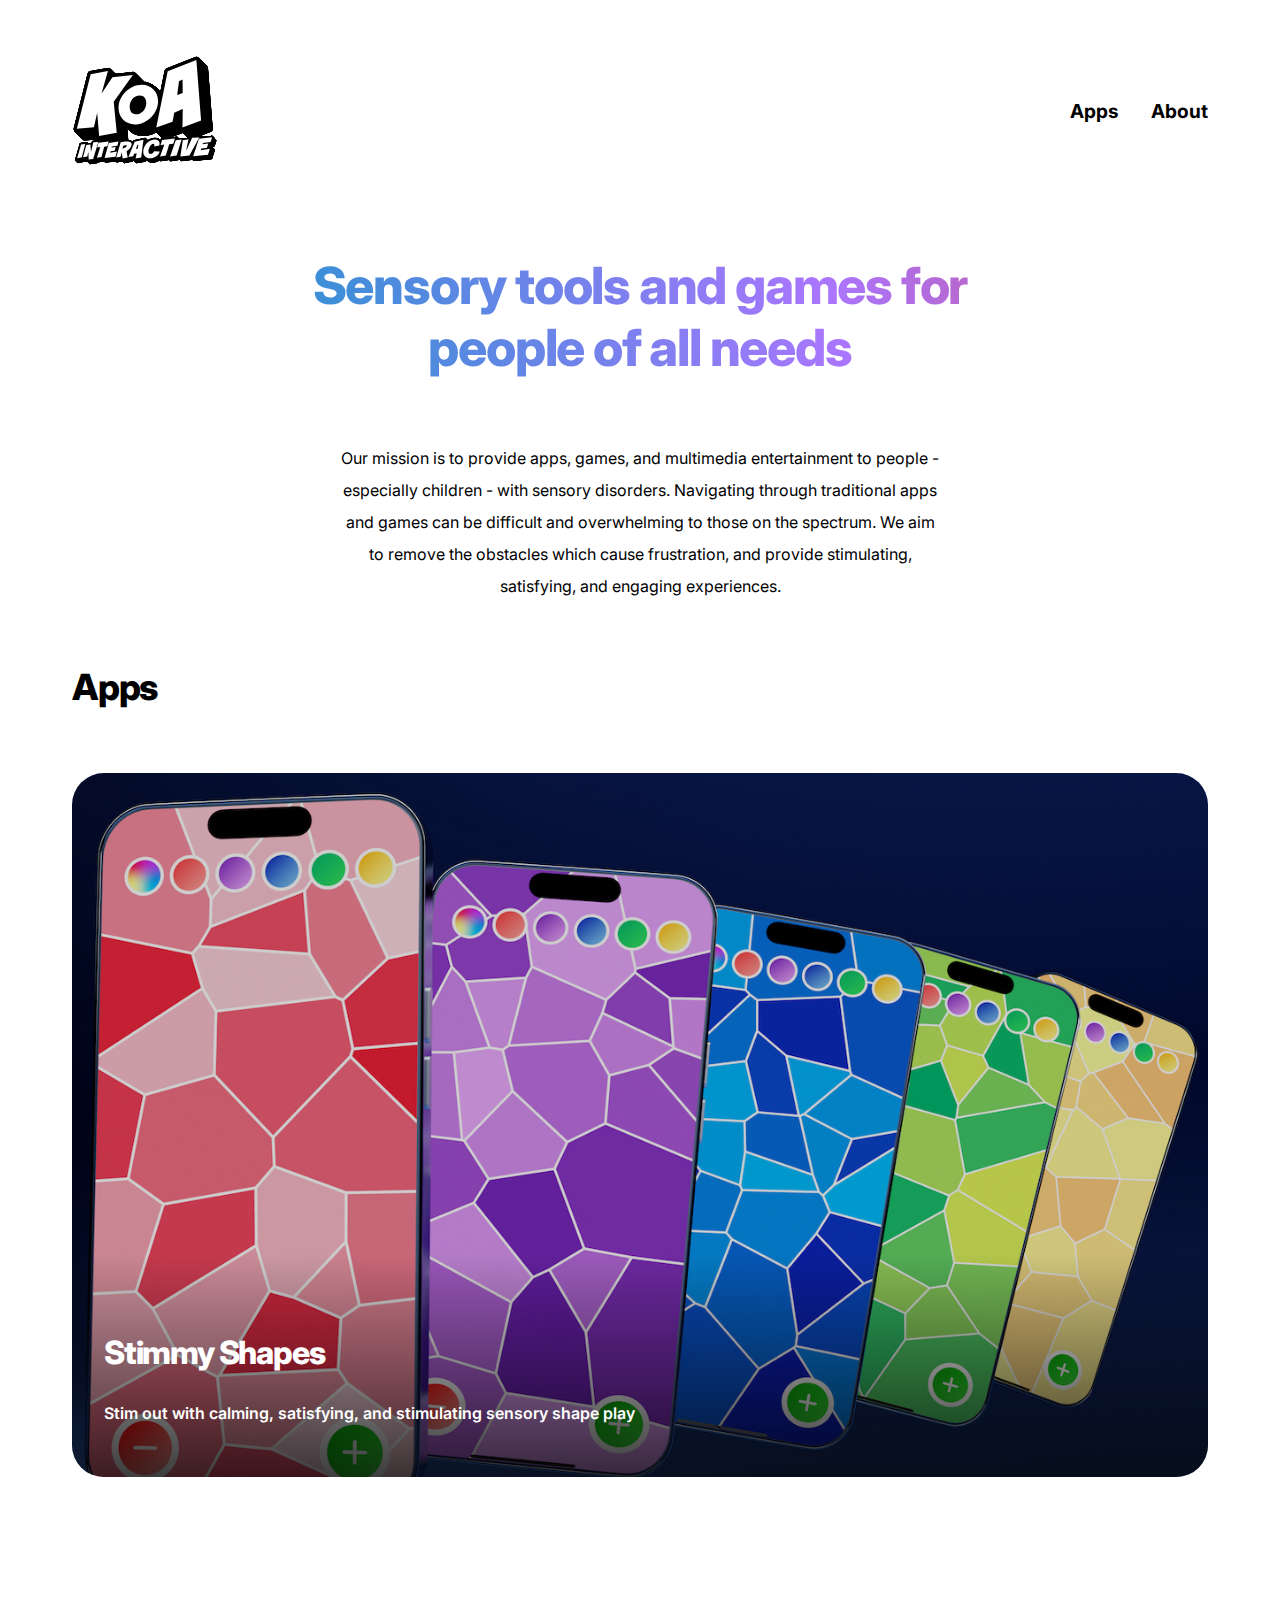
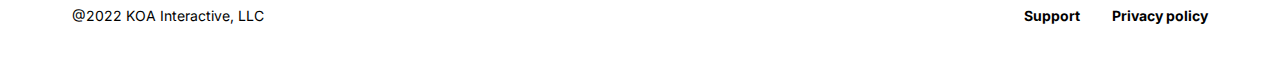
<file: index.html>
<!DOCTYPE html>
<html lang="en">
<head>
    <meta charset="utf-8" />
    <meta name="viewport" content="width=device-width, initial-scale=1.0" />
    <meta name="google-site-verification" content="C7jqHlCTE2mK0s7NtniD2oJGe1xVZAune8VeyhtV6G8" />
    <title>KOA Interactive</title>
    <link rel="icon" type="image/x-icon" href="./favicon.ico">
    <link rel="preconnect" href="https://fonts.googleapis.com">
    <link rel="preconnect" href="https://fonts.gstatic.com" crossorigin>
    <link href="https://fonts.googleapis.com/css2?family=Inter:wght@400;500;600;700;800;900&display=swap" rel="stylesheet">
    <link rel="stylesheet" href="./app.css" asp-append-version="true" />
</head>
<body>
    <main role="main" class="viewport">
        <header class="page-header group">
            <a href="/">
                <img src="./KOA-logo-250x250.svg" width="150" alt="KOA Interative logo" />
            </a>
            <nav role="navigation" class="nav group">
                <a href="/apps" class="link">Apps</a>   
                <a href="/about/" class="link">About</a>   
            </nav>
        </header>
        <section class="section home banner">
            <h1 class="heading primary">Sensory tools and games for people of all needs</h1>
            <div class="intro">
                <p>Our mission is to provide apps, games, and multimedia entertainment to people - especially children - with sensory disorders. Navigating through traditional apps and games can be difficult and overwhelming to those on the spectrum. We aim to remove the obstacles which cause frustration, and provide stimulating, satisfying, and engaging experiences. </p>
            </div>
        </section>
        <section id="apps" class="section">
            <header class="header">
                <h1 class="heading secondary">Apps</h1>
            </header>
            <div class="apps">
                <div class="app stimmy-shapes">
                    <a href="https://apple.co/3qU6qDQ">
                        <div class="spacer"></div>
                        <div class="app-details text-white shadow">
                            <header>
                                <h3 class="heading tertiary title">Stimmy Shapes</h3>
                                <p class="subtitle">Stim out with calming, satisfying, and stimulating sensory shape play</p>
                            </header>
                        </div>
                    </a>
                </div>
            </div>
        </section>
        <footer class="page-footer">
            <div class="group">
                <span>@2022 KOA Interactive, LLC</span>
                <div class="group">
                    <a href="/support" class="link">Support</a>
                    <a href="/privacy" class="link">Privacy policy</a>
                </div>
            </div>
        </footer>
    </main>
</body>
</html>
</file>
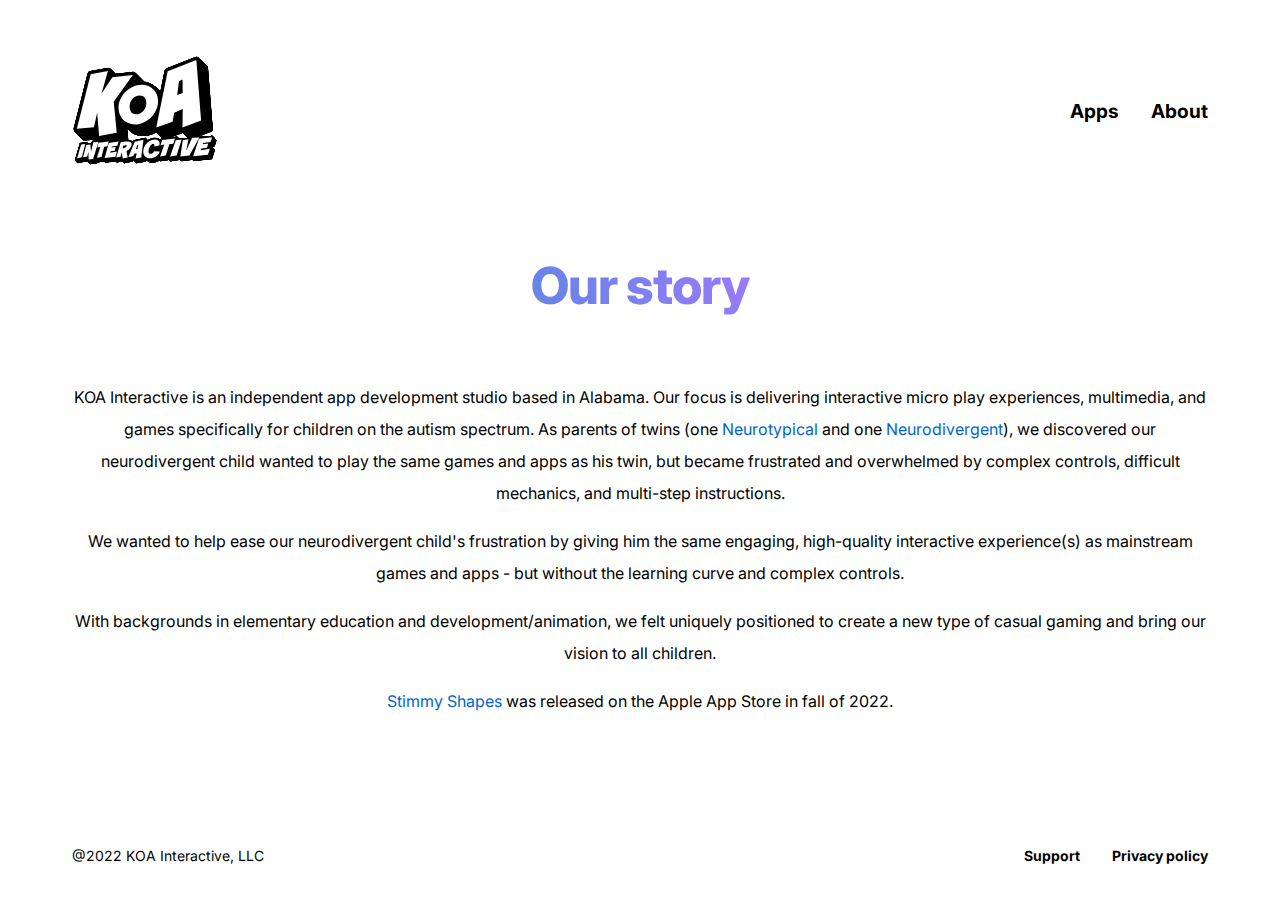
<file: about/index.html>
<!DOCTYPE html>
<html lang="en">
<head>
    <meta charset="utf-8" />
    <meta name="viewport" content="width=device-width, initial-scale=1.0" />
    <title>KOA Interactive - About</title>
    <link rel="preconnect" href="https://fonts.googleapis.com">
    <link rel="preconnect" href="https://fonts.gstatic.com" crossorigin>
    <link href="https://fonts.googleapis.com/css2?family=Inter:wght@400;500;600;700;800;900&display=swap" rel="stylesheet">
    <link rel="stylesheet" href="../app.css" asp-append-version="true" />
</head>
<body>
    <main role="main" class="viewport">
        <header class="page-header group">
            <a href="/">
                <img src="../KOA-logo-250x250.svg" width="150" alt="KOA Interative logo" />
            </a>
            <nav role="navigation" class="nav group">
                <a href="/#apps" class="link">Apps</a>   
                <a href="/about/" class="link">About</a>   
            </nav>
        </header>
        <section class="section home banner">
            <h1 class="heading primary">Our story</h1>
            <article>
                <p>KOA Interactive is an independent app development studio based in Alabama. Our focus is delivering interactive micro play experiences, multimedia, and games specifically for children on the autism spectrum. As parents of twins (one <a href="https://en.wikipedia.org/wiki/Neurotypical" target="_blan">Neurotypical</a> and one <a href="https://en.wikipedia.org/wiki/Neurodiversity" target="_blank">Neurodivergent</a>), we discovered our neurodivergent child wanted to play the same games and apps as his twin, but became frustrated and overwhelmed by complex controls, difficult mechanics, and multi-step instructions.</p>
                <p>We wanted to help ease our neurodivergent child's frustration by giving him the same engaging, high-quality interactive experience(s) as mainstream games and apps - but without the learning curve and complex controls.</p>
                <p>With backgrounds in elementary education and development/animation, we felt uniquely positioned to create a new type of casual gaming and bring our vision to all children. </p>
                <p><a href="https://apple.co/3qU6qDQ" target="_blank">Stimmy Shapes</a> was released on the Apple App Store in fall of 2022. </p>
            </article>
        </section>
        <footer class="page-footer">
            <div class="group">
                <span>@2022 KOA Interactive, LLC</span>
                <div class="group">
                    <a href="/support" class="link">Support</a>
                    <a href="/privacy" class="link">Privacy policy</a>
                </div>
            </div>
        </footer>
    </main>
</body>
</html>
</file>
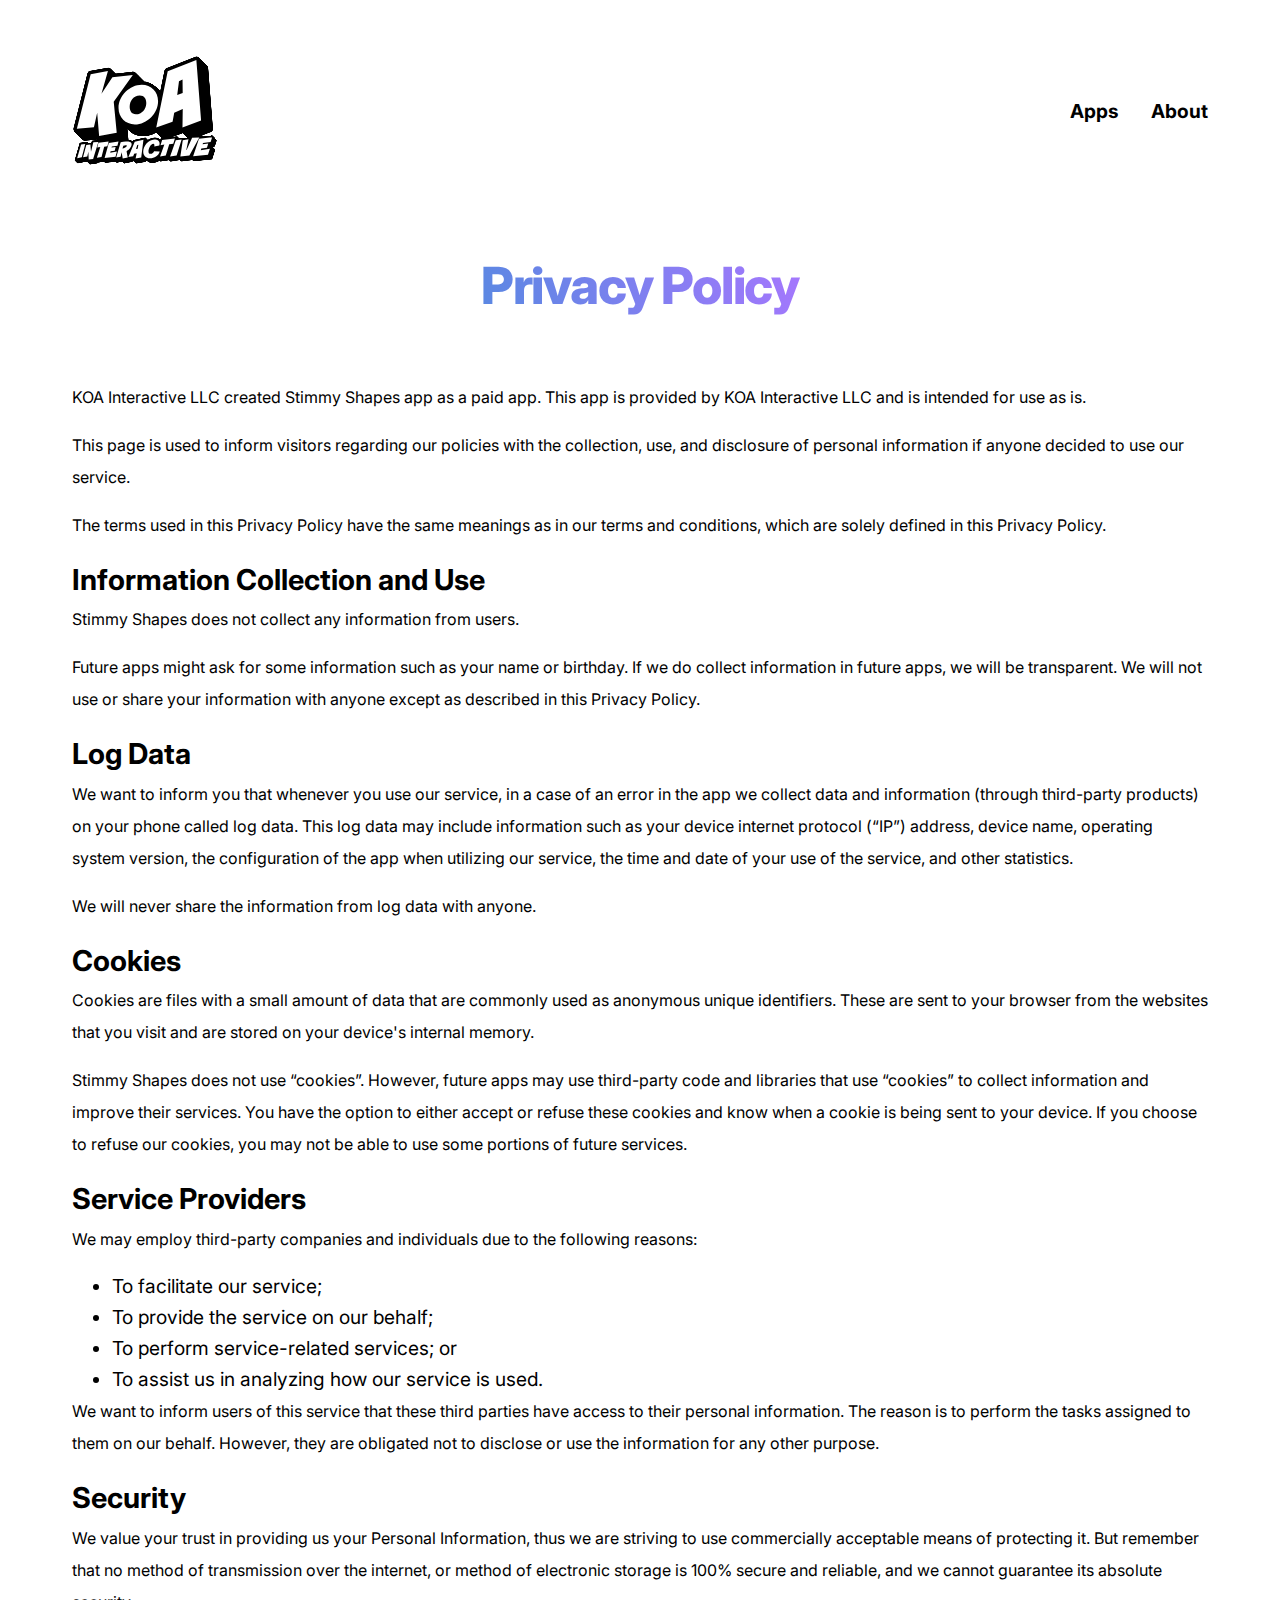
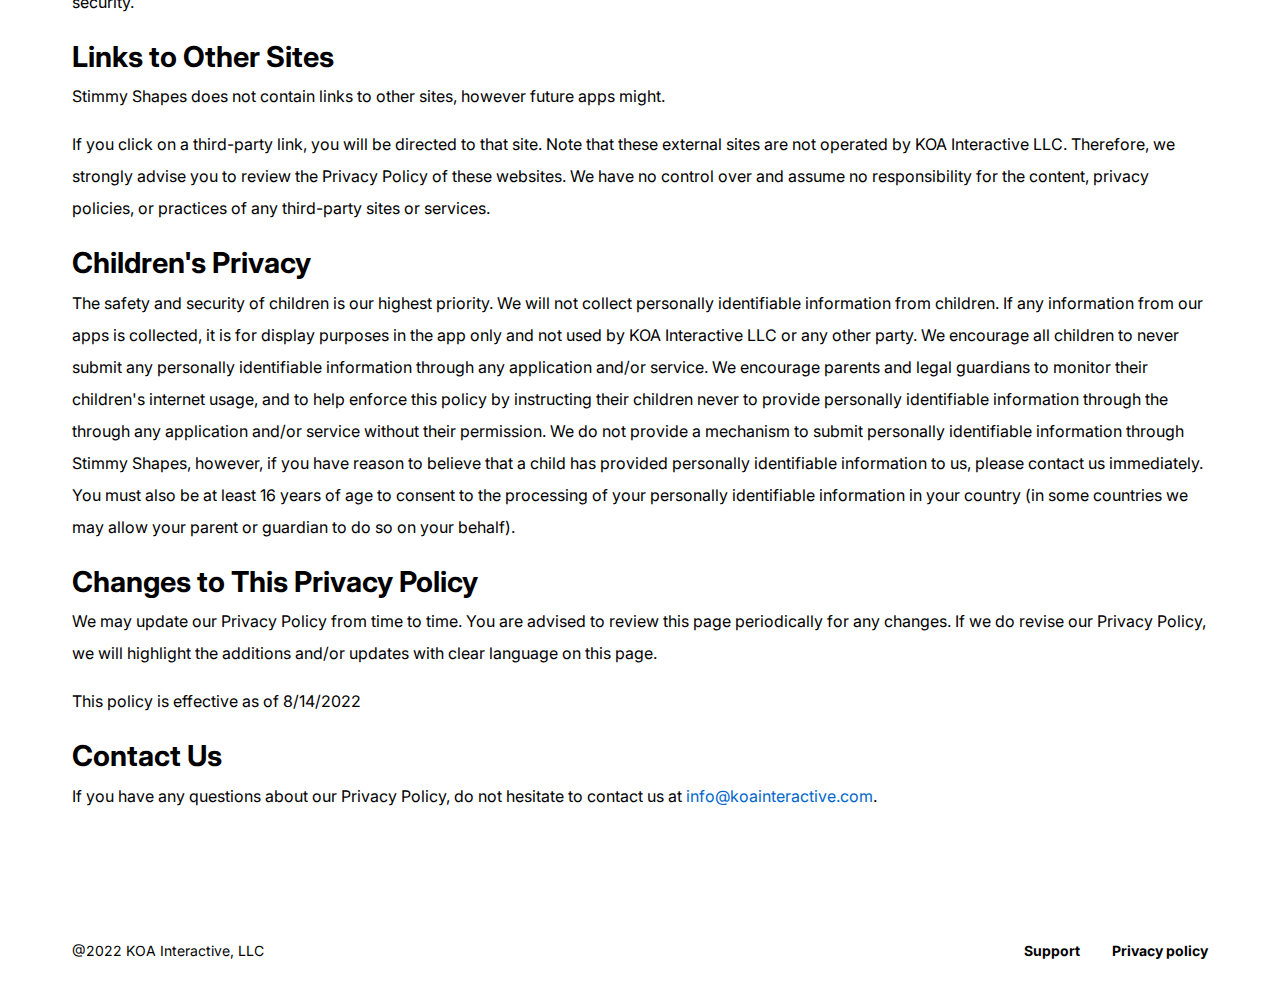
<file: privacy/index.html>
<!DOCTYPE html>
<html lang="en">
<head>
    <meta charset="utf-8" />
    <meta name="viewport" content="width=device-width, initial-scale=1.0" />
    <title>KOA Interactive</title>
    <link rel="preconnect" href="https://fonts.googleapis.com">
    <link rel="preconnect" href="https://fonts.gstatic.com" crossorigin>
    <link href="https://fonts.googleapis.com/css2?family=Inter:wght@400;500;600;700;800;900&display=swap" rel="stylesheet">
    <link rel="stylesheet" href="../app.css" asp-append-version="true" />
</head>
<body>
    <main role="main" class="viewport">
        <header class="page-header group">
            <a href="/">
                <img src="../KOA-logo-250x250.svg" width="150" alt="KOA Interative logo" />
            </a>
            <nav role="navigation" class="nav group">
                <a href="/#apps" class="link">Apps</a>   
                <a href="/about/" class="link">About</a>   
            </nav>
        </header>
        <section class="section home banner">
            <h1 class="heading primary">Privacy Policy</h1>
        </section>
        <section class="section">
            <p>KOA Interactive LLC created Stimmy Shapes app as a paid app. This app is provided by KOA Interactive LLC and is intended for use as is.</p>

            <p>This page is used to inform visitors regarding our policies with the collection, use, and disclosure of personal information if anyone decided to use our service.</p>

            <p>The terms used in this Privacy Policy have the same meanings as in our terms and conditions, which are solely defined in this Privacy Policy.</p>

            <h2>Information Collection and Use</h2>

            <p>Stimmy Shapes does not collect any information from users. </p>
            <p>Future apps might ask for some information such as your name or birthday. If we do collect information in future apps, we will be transparent. We will not use or share your information with anyone except as described in this Privacy Policy.</p>

            <h2>Log Data</h2>

            <p>We want to inform you that whenever you use our service, in a case of an error in the app we collect data and information (through third-party products) on your phone called log data. This log data may include information such as your device internet protocol (“IP”) address, device name, operating system version, the configuration of the app when utilizing our service, the time and date of your use of the service, and other statistics.</p>
            <p>We will never share the information from log data with anyone.</p>

            <h2>Cookies</h2>

            <p>Cookies are files with a small amount of data that are commonly used as anonymous unique identifiers. These are sent to your browser from the websites that you visit and are stored on your device's internal memory.</p>

            <p>Stimmy Shapes does not use “cookies”. However, future apps may use third-party code and libraries that use “cookies” to collect information and improve their services. You have the option to either accept or refuse these cookies and know when a cookie is being sent to your device. If you choose to refuse our cookies, you may not be able to use some portions of future services.</p>

            <h2>Service Providers</h2>

            <p>We may employ third-party companies and individuals due to the following reasons:</p>

            <ul>
                <li>To facilitate our service;</li>
                <li>To provide the service on our behalf;</li>
                <li>To perform service-related services; or</li>
                <li>To assist us in analyzing how our service is used.</li>
            </ul>

            <p>We want to inform users of this service that these third parties have access to their personal information. The reason is to perform the tasks assigned to them on our behalf. However, they are obligated not to disclose or use the information for any other purpose.</p>

            <h2>Security</h2>

            <p>We value your trust in providing us your Personal Information, thus we are striving to use commercially acceptable means of protecting it. But remember that no method of transmission over the internet, or method of electronic storage is 100% secure and reliable, and we cannot guarantee its absolute security.</p>

            <h2>Links to Other Sites</h2>

            <p>Stimmy Shapes does not contain links to other sites, however future apps might.</p>
            <p>If you click on a third-party link, you will be directed to that site. Note that these external sites are not operated by KOA Interactive LLC. Therefore, we strongly advise you to review the Privacy Policy of these websites. We have no control over and assume no responsibility for the content, privacy policies, or practices of any third-party sites or services.</p>

            <h2>Children's Privacy</h2>

            <p>The safety and security of children is our highest priority. We will not collect personally identifiable information from children. If any information from our apps is collected, it is for display purposes in the app only and not used by KOA Interactive LLC or any other party. We encourage all children to never submit any personally identifiable information through any application and/or service. We encourage parents and legal guardians to monitor their children's internet usage, and to help enforce this policy by instructing their children never to provide personally identifiable information through the through any application and/or service without their permission. We do not provide a mechanism to submit personally identifiable information through Stimmy Shapes, however, if you have reason to believe that a child has provided personally identifiable information to us, please contact us immediately. You must also be at least 16 years of age to consent to the processing of your personally identifiable information in your country (in some countries we may allow your parent or guardian to do so on your behalf).</p>

            <h2>Changes to This Privacy Policy</h2>

            <p>We may update our Privacy Policy from time to time. You are advised to review this page periodically for any changes. If we do revise our Privacy Policy, we will highlight the additions and/or updates with clear language on this page.</p>
            <p>This policy is effective as of 8/14/2022</p>

            <h2>Contact Us</h2>

            <p>If you have any questions about our Privacy Policy, do not hesitate to contact us at <a href="mailto:info@koainteractive.com">info@koainteractive.com</a>.</p>
        </section>
        <footer class="page-footer">
            <div class="group">
                <span>@2022 KOA Interactive, LLC</span>
                <div class="group">
                    <a href="/support" class="link">Support</a>
                    <a href="/privacy" class="link">Privacy policy</a>
                </div>
            </div>
        </footer>
    </main>
</body>
</html>
</file>
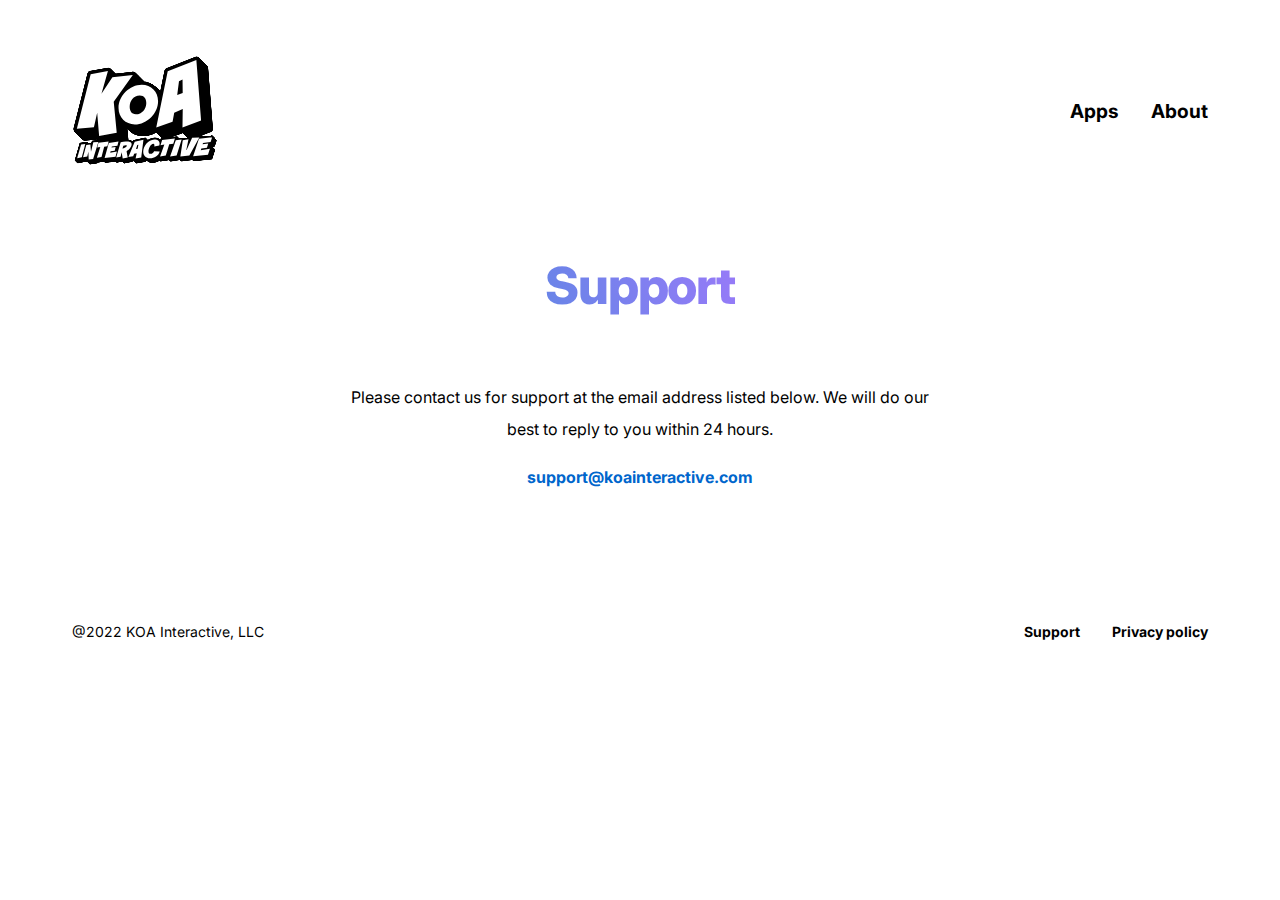
<file: support/index.html>
<!DOCTYPE html>
<html lang="en">
<head>
    <meta charset="utf-8" />
    <meta name="viewport" content="width=device-width, initial-scale=1.0" />
    <title>KOA Interactive - Support</title>
    <link rel="preconnect" href="https://fonts.googleapis.com">
    <link rel="preconnect" href="https://fonts.gstatic.com" crossorigin>
    <link href="https://fonts.googleapis.com/css2?family=Inter:wght@400;500;600;700;800;900&display=swap" rel="stylesheet">
    <link rel="stylesheet" href="../app.css" asp-append-version="true" />
</head>
<body>
    <main role="main" class="viewport">
        <header class="page-header group">
            <a href="/">
                <img src="../KOA-logo-250x250.svg" width="150" alt="KOA Interative logo" />
            </a>
            <nav role="navigation" class="nav group">
                <a href="/#apps" class="link">Apps</a>   
                <a href="/about/" class="link">About</a>   
            </nav>
        </header>
        <section class="section home banner">
            <h1 class="heading primary">Support</h1>
            <div class="home-grid">
                <div class="intro">
                    <p>Please contact us for support at the email address listed below. We will do our best to reply to you within 24 hours.</p>
                    <p>
                        <b><a href="mailto:support@koainteractive.com">support@koainteractive.com</a></b>
                    </p>
                </div>
            </div>
        </section>
        <footer class="page-footer">
            <div class="group">
                <span>@2022 KOA Interactive, LLC</span>
                <div class="group">
                    <a href="/support/" class="link">Support</a>
                    <a href="/privacy/" class="link">Privacy policy</a>
                </div>
            </div>
        </footer>
    </main>
</body>
</html>
</file>
<file: app.css>
* {
    box-sizing: border-box;
    -webkit-tap-highlight-color: rgba(0 0 0 / 0);
}

html, body {
    height: 100%;
}

body {
    margin: 0;
    font-size: 1.2rem;
    line-height: 1.618;
    font-family: 'Inter', sans-serif;
    -webkit-font-smoothing: antialiased;
    overflow-x: hidden;
}

aside, article, main, audio, section, figure, figcaption, p, ul, ol, dl, h1, h2, h3, h4, h5, h6 {
    margin: 0;
}

.heading {
    margin-bottom: 4rem;
    letter-spacing: -0.075rem;
    line-height: 1.2;
    font-weight: 800;
}

a, a:link {
    text-decoration: none;
}

p {
    margin-bottom: 1em;
    line-height: 2;
    font-size: 1rem;
}

.primary {
    font-size: 4rem;
}

.secondary {
    font-size: 2.25rem;
}

.tertiary {
    font-size: 2rem;
}

.link {
    color: black;
    font-weight: 700;
    transition: color 0.2s;
}

    a:not(.link),
    .link:hover {
        color: #06c;
    }

    .link:visited {
        color: black;
    }

.viewport {
    min-height: 100vh;
    max-width: 1200px;
    margin: 0 auto;
    padding: 0 2rem 2rem;
}

.page-header {
    padding-top: 2rem;
}

.group {
    display: flex;
    align-items: center;
    justify-content: space-between;
    gap: 2rem;
}

.section {
    margin-top: 4rem;
    margin-bottom: 4rem;
}

.home {
    text-align: center;
}

.home .heading {
    width: 768px;
    max-width: 100%;
    background: linear-gradient(70deg, #2893d0, #aa76ff, #df3d3d);
    animation: animateHeadingText 15s ease infinite;
    background-clip: text;
    background-size: 150% 100%;
    -webkit-background-clip: text;
    -webkit-text-fill-color: transparent;
    font-size: clamp(2.5rem, 4vw, 5rem);
}

@keyframes animateHeadingText {
    0% { 
        background-position: 0% 100%;
    }
    50% { 
        background-position: 100% 100%;
    }
    100% { 
        background-position: 0% 50%;
    }
}

.home .intro {
    width: 600px;
    max-width: 100%;
}

.home .heading, 
.home .intro {
    margin-left: auto;
    margin-right: auto;
}

.apps {
    display: grid;
    grid-template-columns: 1fr;
    grid-auto-rows: 8rem;
    gap: 1rem;
}

.app {
    grid-row: span 5;
    background-color: #f0f0f0;
    border-radius: 2rem;
    overflow: hidden;
}

.app-details {
    position: relative;
    padding: 5rem 2rem 2rem;
}

.app-details.shadow::before {
    content: '';
    position: absolute;
    inset: 0;
    background: linear-gradient(to bottom, transparent, rgba(0 0 0 / 0.7));
}

.app-details header {
    position: relative;
}

.app-details .heading {
    margin-bottom: .5625rem;
    padding-bottom: 1rem;
}


.app-details p {
    font-weight: 600;
}

.app > a {
    display: flex;
    flex-direction: column;
    justify-content: space-between;
    height: 100%;
}

.text-white {
    color: white;
}

.text-black {
    color: black;
}

.invert {
    filter: brightness(0) invert(1);
}

.spacer {
    flex-grow: 1;
}

.app.stimmy-shapes {
    background: url(./stimmy-shapes.jpg) no-repeat 0 center;
    background-size: cover;
}

.app.stimmy-force {
    background: url(./stimmy-force.png) no-repeat 0 32.5%;
    background-size: contain;
}

.page-footer {
    padding-top: 4rem;
    font-size: 0.875rem;
}

@media (max-width: 768px) {
    .apps {
        grid-template-columns: 1fr;
    }
}
</file>
